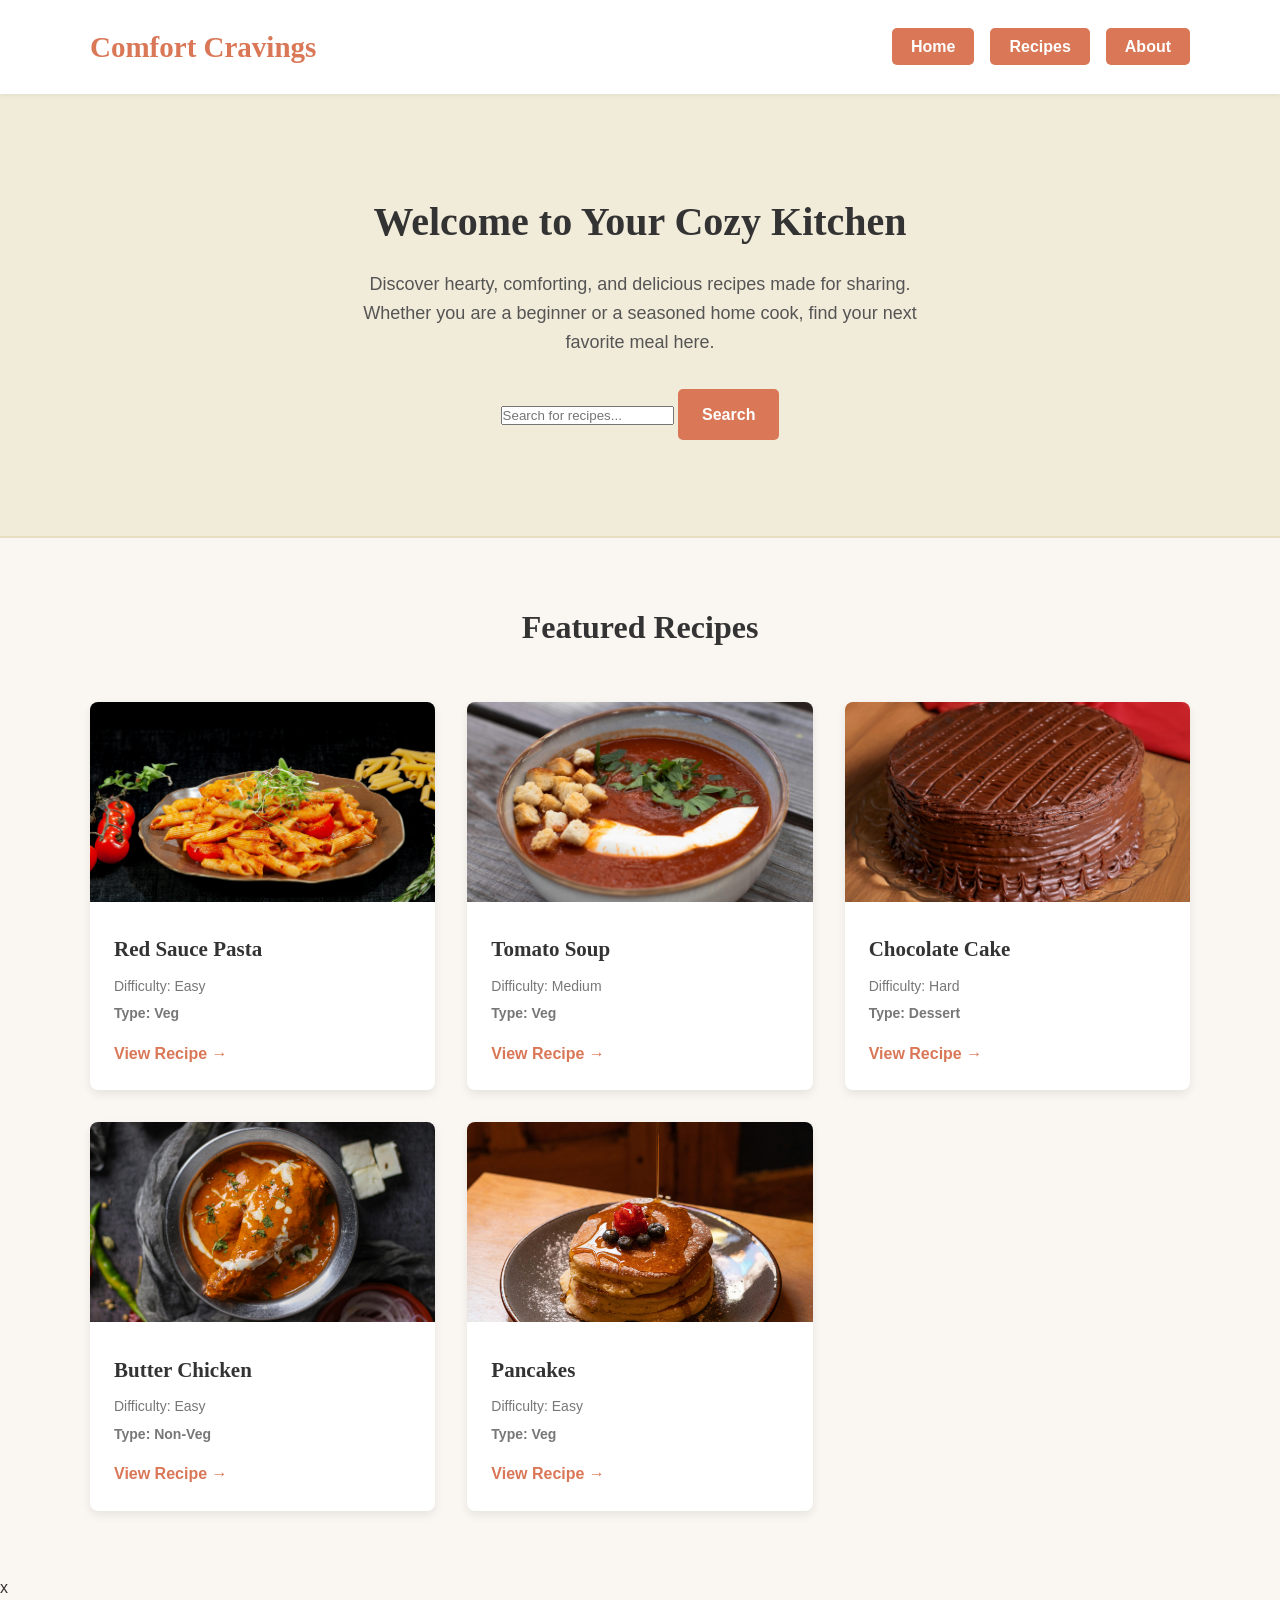
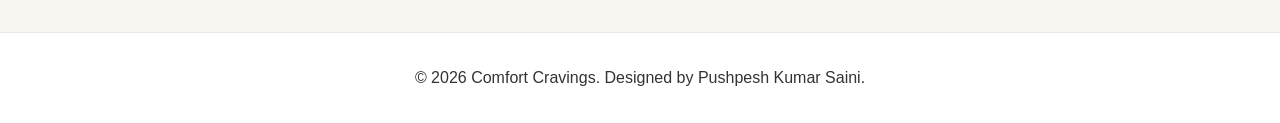
<file: index.html>
<!DOCTYPE html>
<html lang="en">
<head>
    <meta charset="UTF-8">
    <meta name="viewport" content="width=device-width, initial-scale=1.0">
    <title>Comfort Cravings | Delicious Recipes</title>
    <link rel="stylesheet" href="css/style.css">
</head>
<body>

    <header class="site-header">
        <div class="container nav-container">
            <h1 class="logo">Comfort Cravings</h1>
            <nav class="main-nav">
                <ul>
                    <li><a href="index.html">Home</a></li>
                    <li><a href="index.html#featured">Recipes</a></li>
                    <li><a href="about.html">About</a></li>
                </ul>
            </nav>
        </div>
    </header>

    <main>
        <section class="hero-section">
            <div class="container hero-content">
                <h2 class="animate-up">Welcome to Your Cozy Kitchen</h2>
                <p class="animate-up">Discover hearty, comforting, and delicious recipes made for sharing. Whether you are a beginner or a seasoned home cook, find your next favorite meal here.</p>
                
                <div class="search-bar animate-up">
                    <input type="text" placeholder="Search for recipes...">
                    <a href="#featured" class="btn">Search</a>
                </div>

            </div>
        </section>

        <section id="featured" class="featured-section container">
            <h3 class="section-title animate-up">Featured Recipes</h3>
            
            <div class="recipe-grid">
                
                <article class="recipe-card card-animate">
                    <img src="images/Red_sauce_pasta.png" alt="Red Sauce Pasta" class="card-img">
                    <div class="card-content">
                        <h4>Red Sauce Pasta</h4>
                        <p class="difficulty">Difficulty: Easy</p>
                        <p class="type">Type: Veg</p>
                        <a href="recipe_1.html" class="card-link">View Recipe &rarr;</a>
                    </div>
                </article>

                <article class="recipe-card card-animate">
                    <img src="images/Tomato_soup.png" alt="Tomato Soup" class="card-img">
                    <div class="card-content">
                        <h4>Tomato Soup</h4>
                        <p class="difficulty">Difficulty: Medium</p>
                        <p class="type">Type: Veg</p>
                        <a href="recipe_2.html" class="card-link">View Recipe &rarr;</a>
                    </div>
                </article>

                <article class="recipe-card card-animate">
                    <img src="images/Chocolate_cake.png" alt="Chocolate Cake" class="card-img">
                    <div class="card-content">
                        <h4>Chocolate Cake</h4>
                        <p class="difficulty">Difficulty: Hard</p>
                        <p class="type">Type: Dessert</p>
                        <a href="recipe_3.html" class="card-link">View Recipe &rarr;</a>
                    </div>
                </article>

                <article class="recipe-card card-animate">
                    <img src="images/Butter_chicken.png" alt="Butter Chicken" class="card-img">
                    <div class="card-content">
                        <h4>Butter Chicken</h4>
                        <p class="difficulty">Difficulty: Easy</p>
                        <p class="type">Type: Non-Veg</p>
                        <a href="recipe_4.html" class="card-link">View Recipe &rarr;</a>
                    </div>
                </article>

                <article class="recipe-card card-animate">
                    <img src="images/Pancakes.png" alt="Pancakes" class="card-img">
                    <div class="card-content">
                        <h4>Pancakes</h4>
                        <p class="difficulty">Difficulty: Easy</p>
                        <p class="type">Type: Veg</p>
                        <a href="recipe_5.html" class="card-link">View Recipe &rarr;</a>
                    </div>
                </article>

            </div>
        </section>
    </main>
    x
    <footer class="site-footer">
        <div class="container">
            <p>&copy; 2026 Comfort Cravings. Designed by Pushpesh Kumar Saini.</p>
        </div>
    </footer>

</body>
</html>
</file>
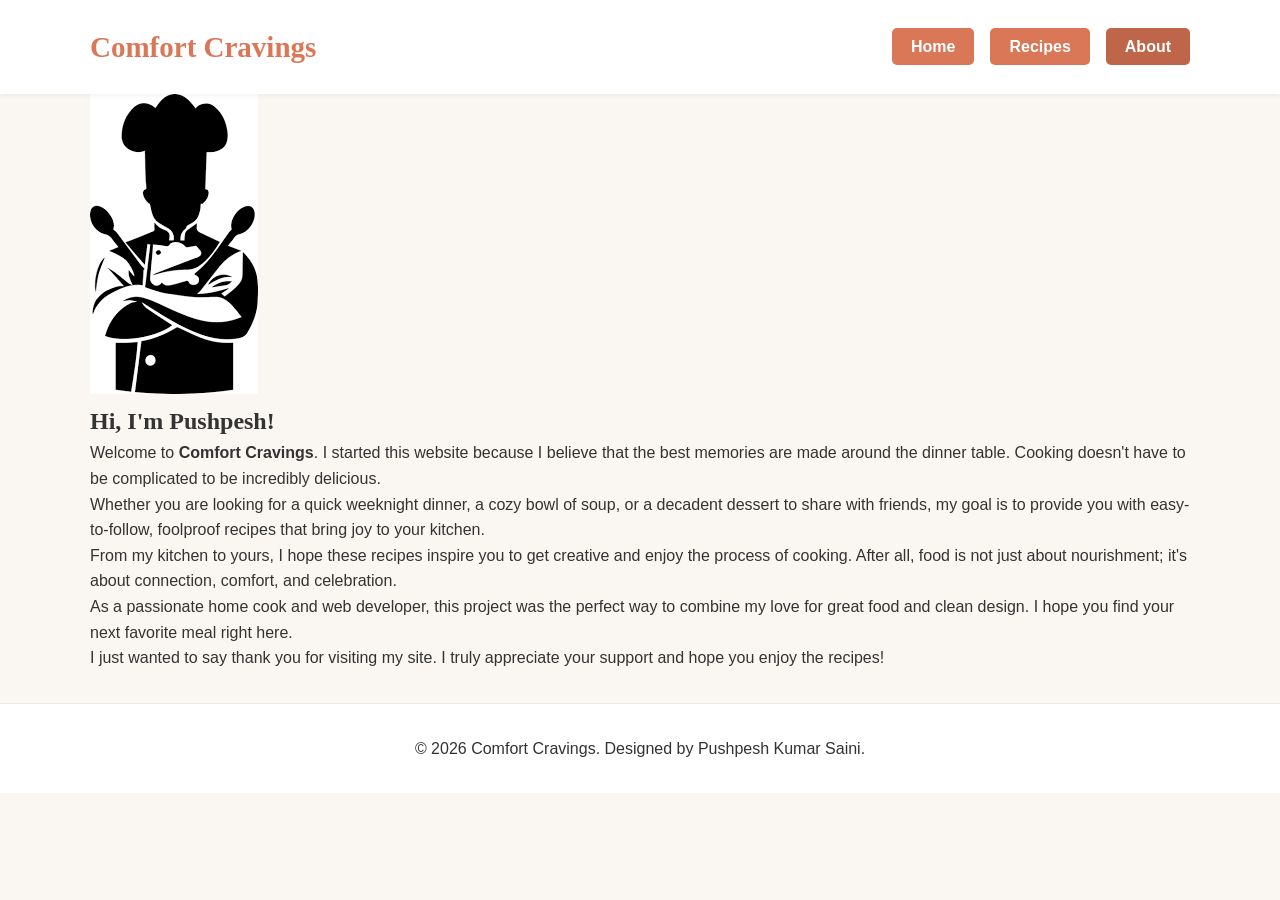
<file: about.html>
<!DOCTYPE html>
<html lang="en">
<head>
    <meta charset="UTF-8">
    <meta name="viewport" content="width=device-width, initial-scale=1.0">
    <title>About | Comfort Cravings</title>
    <link rel="stylesheet" href="css/style.css">
</head>
<body>

    <header class="site-header">
        <div class="container nav-container">
            <h1 class="logo">Comfort Cravings</h1>
            <nav class="main-nav">
                <ul>
                    <li><a href="index.html">Home</a></li>
                    <li><a href="index.html#featured">Recipes</a></li>
                    <li><a href="about.html" class="active">About</a></li>
                </ul>
            </nav>
        </div>
    </header>

    <main class="container about-page">
        <div class="about-content clearfix animate-up">
            
            <img src="images/about_pic.png" alt="Pushpesh in the Kitchen" class="passport-img">
            
            <h2>Hi, I'm Pushpesh!</h2>
            <p>Welcome to <strong>Comfort Cravings</strong>. I started this website because I believe that the best memories are made around the dinner table. Cooking doesn't have to be complicated to be incredibly delicious.</p>
            <p>Whether you are looking for a quick weeknight dinner, a cozy bowl of soup, or a decadent dessert to share with friends, my goal is to provide you with easy-to-follow, foolproof recipes that bring joy to your kitchen.</p>
            <p>From my kitchen to yours, I hope these recipes inspire you to get creative and enjoy the process of cooking. After all, food is not just about nourishment; it's about connection, comfort, and celebration.</p>
            <p>As a passionate home cook and web developer, this project was the perfect way to combine my love for great food and clean design. I hope you find your next favorite meal right here.</p>
            <p>I just wanted to say thank you for visiting my site. I truly appreciate your support and hope you enjoy the recipes!</p>
        </div>
    </main>

    <footer class="site-footer">
        <div class="container">
            <p>&copy; 2026 Comfort Cravings. Designed by Pushpesh Kumar Saini.</p>
        </div>
    </footer>

</body>
</html>
</file>
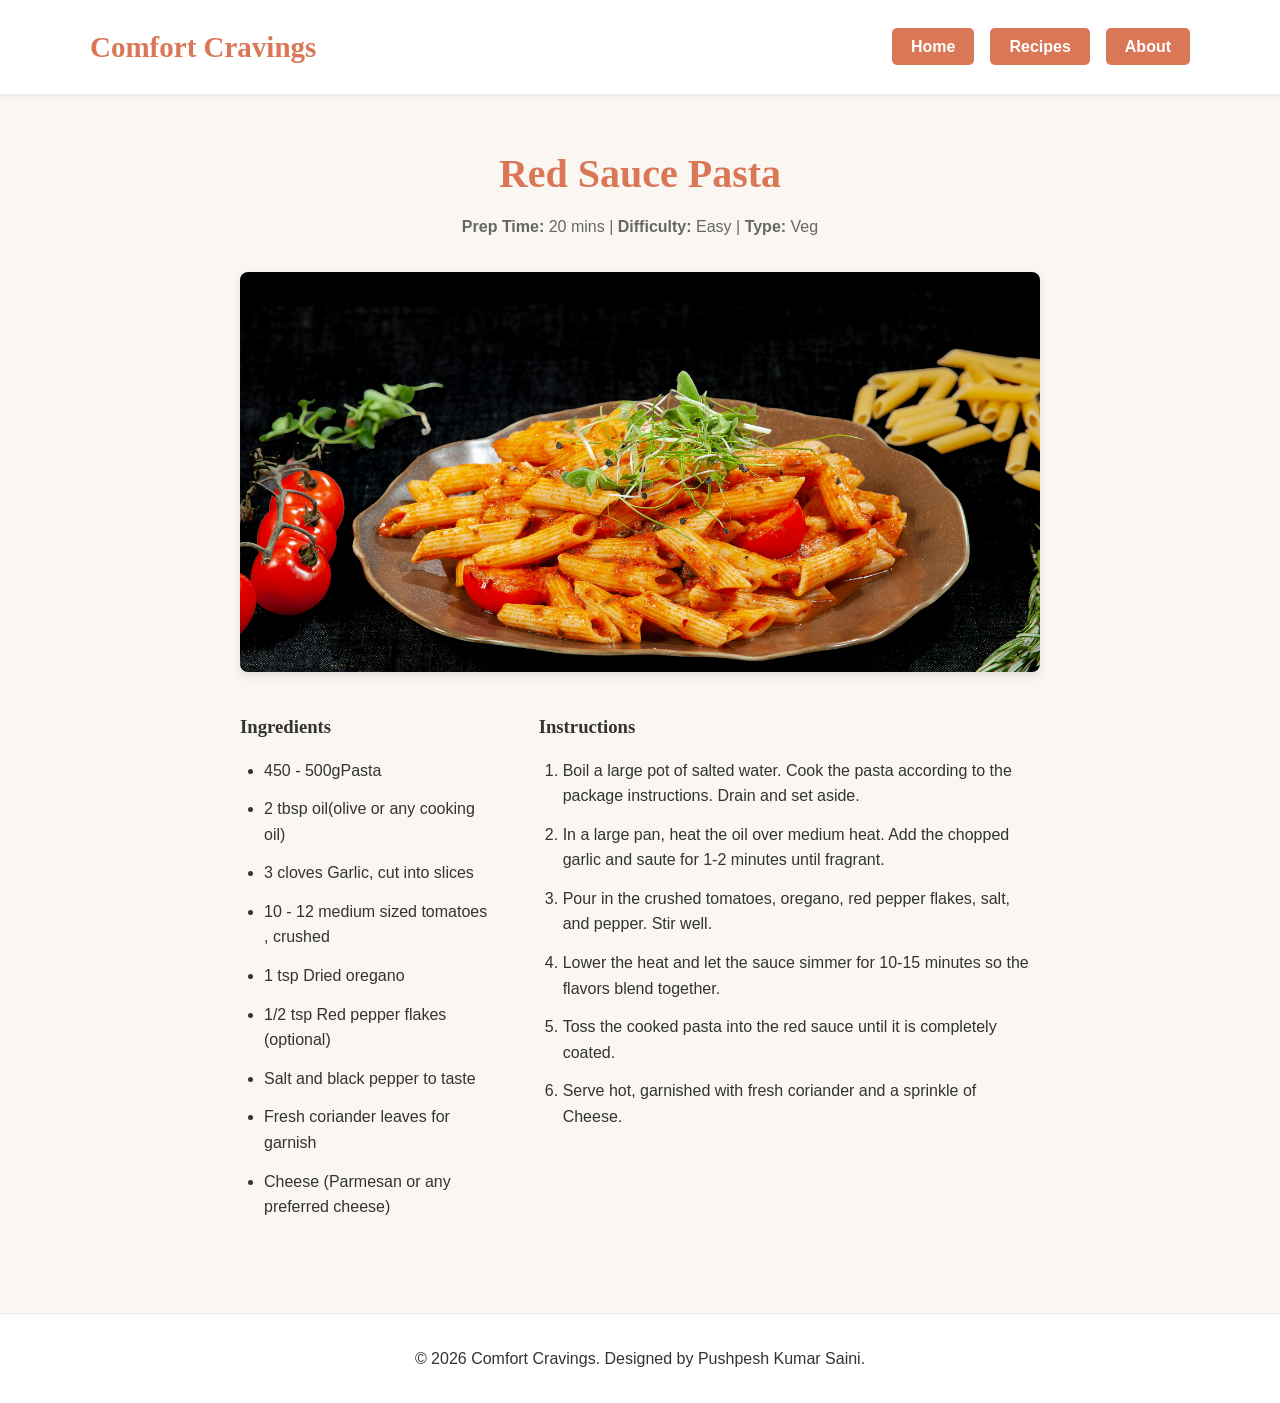
<file: recipe_1.html>
<!DOCTYPE html>
<html lang="en">
<head>
    <meta charset="UTF-8">
    <meta name="viewport" content="width=device-width, initial-scale=1.0">
    <title>Red Sauce Pasta | Comfort Cravings</title>
    <link rel="stylesheet" href="css/style.css">
</head>
<body>

    <header class="site-header">
        <div class="container nav-container">
            <h1 class="logo">Comfort Cravings</h1>
            <nav class="main-nav">
                <ul>
                    <li><a href="index.html">Home</a></li>
                    <li><a href="index.html#featured">Recipes</a></li>
                    <li><a href="about.html">About</a></li>
                </ul>
            </nav>
        </div>
    </header>

    <main class="container recipe-page">
        <h2 class="recipe-title">Red Sauce Pasta</h2>
        
        <div class="recipe-meta">
            <p><strong>Prep Time:</strong> 20 mins | <strong>Difficulty:</strong> Easy | <strong>Type:</strong> Veg</p>
        </div>

        <img src="images/Red_sauce_pasta.png" alt="Red Sauce Pasta" class="recipe-main-img">

        <div class="recipe-details">
            <section class="ingredients">
                <h3>Ingredients</h3>
                <ul>
                    <li>450 - 500gPasta</li>
                    <li>2 tbsp oil(olive or any cooking oil)</li>
                    <li>3 cloves Garlic, cut into slices</li>
                    <li>10 - 12 medium sized tomatoes , crushed</li>
                    <li>1 tsp Dried oregano</li>
                    <li>1/2 tsp Red pepper flakes (optional)</li>
                    <li>Salt and black pepper to taste</li>
                    <li>Fresh coriander leaves for garnish</li>
                    <li>Cheese (Parmesan or any preferred cheese)</li>
                </ul>
            </section>

            <section class="instructions">
                <h3>Instructions</h3>
                <ol>
                    <li>Boil a large pot of salted water. Cook the pasta according to the package instructions. Drain and set aside.</li>
                    <li>In a large pan, heat the oil over medium heat. Add the chopped garlic and saute for 1-2 minutes until fragrant.</li>
                    <li>Pour in the crushed tomatoes, oregano, red pepper flakes, salt, and pepper. Stir well.</li>
                    <li>Lower the heat and let the sauce simmer for 10-15 minutes so the flavors blend together.</li>
                    <li>Toss the cooked pasta into the red sauce until it is completely coated.</li>
                    <li>Serve hot, garnished with fresh coriander and a sprinkle of Cheese.</li>
                </ol>
            </section>
        </div>
    </main>

    <footer class="site-footer">
        <div class="container">
            <p>&copy; 2026 Comfort Cravings. Designed by Pushpesh Kumar Saini.</p>
        </div>
    </footer>

</body>
</html>
</file>
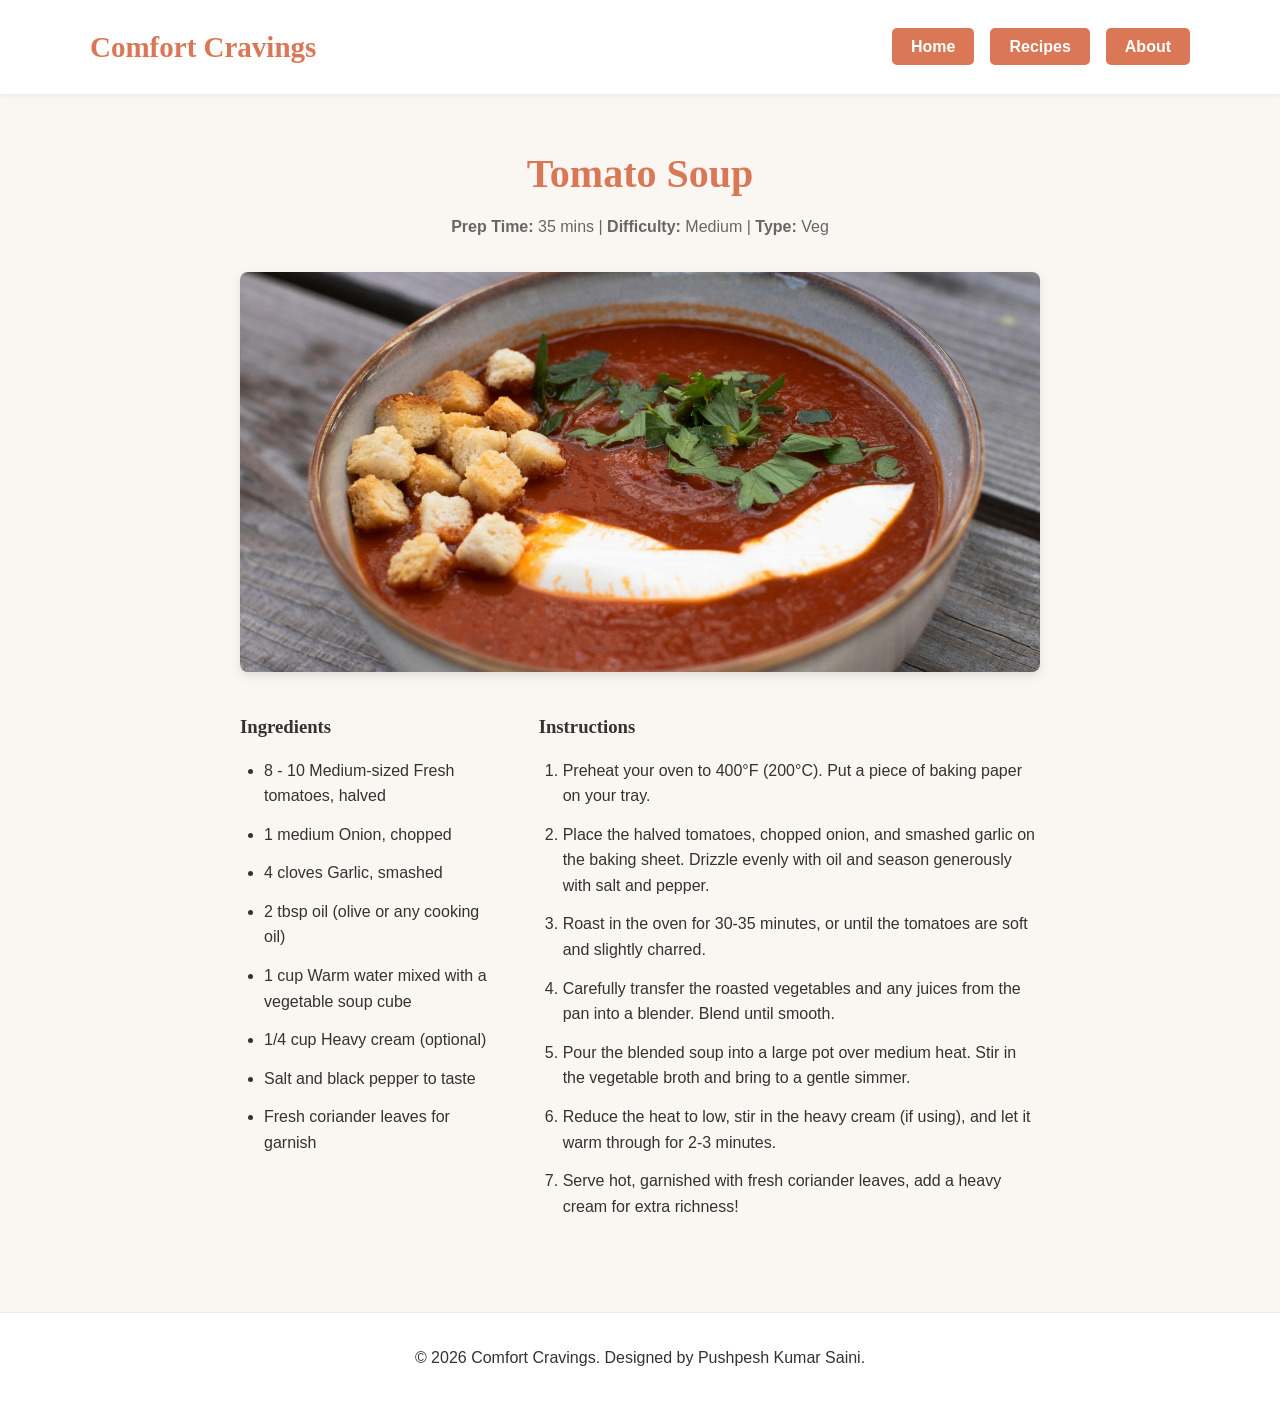
<file: recipe_2.html>
<!DOCTYPE html>
<html lang="en">
<head>
    <meta charset="UTF-8">
    <meta name="viewport" content="width=device-width, initial-scale=1.0">
    <title>Tomato Soup | Comfort Cravings</title>
    <link rel="stylesheet" href="css/style.css">
</head>
<body>

    <header class="site-header">
        <div class="container nav-container">
            <h1 class="logo">Comfort Cravings</h1>
            <nav class="main-nav">
                <ul>
                    <li><a href="index.html">Home</a></li>
                    <li><a href="index.html#featured">Recipes</a></li>
                    <li><a href="about.html">About</a></li>
                </ul>
            </nav>
        </div>
    </header>

    <main class="container recipe-page">
        <h2 class="recipe-title">Tomato Soup</h2>
        
        <div class="recipe-meta">
            <p><strong>Prep Time:</strong> 35 mins | <strong>Difficulty:</strong> Medium | <strong>Type:</strong> Veg</p>
        </div>

        <img src="images/Tomato_soup.png" alt="Tomato Soup" class="recipe-main-img">

        <div class="recipe-details">
            <section class="ingredients">
                <h3>Ingredients</h3>
                <ul>
                    <li>8 - 10  Medium-sized Fresh tomatoes, halved</li>
                    <li>1 medium Onion, chopped</li>
                    <li>4 cloves Garlic, smashed</li>
                    <li>2 tbsp oil (olive or any cooking oil)</li>
                    <li>1 cup Warm water mixed with a vegetable soup cube</li>
                    <li>1/4 cup Heavy cream (optional)</li>
                    <li>Salt and black pepper to taste</li>
                    <li>Fresh coriander leaves for garnish</li>
                </ul>
            </section>

            <section class="instructions">
                <h3>Instructions</h3>
                <ol>
                    <li>Preheat your oven to 400°F (200°C). Put a piece of baking paper on your tray.</li>
                    <li>Place the halved tomatoes, chopped onion, and smashed garlic on the baking sheet. Drizzle evenly with oil and season generously with salt and pepper.</li>
                    <li>Roast in the oven for 30-35 minutes, or until the tomatoes are soft and slightly charred.</li>
                    <li>Carefully transfer the roasted vegetables and any juices from the pan into a blender. Blend until smooth.</li>
                    <li>Pour the blended soup into a large pot over medium heat. Stir in the vegetable broth and bring to a gentle simmer.</li>
                    <li>Reduce the heat to low, stir in the heavy cream (if using), and let it warm through for 2-3 minutes.</li>
                    <li>Serve hot, garnished with fresh coriander leaves, add a heavy cream for extra richness!</li>
                </ol>
            </section>
        </div>
    </main>

    <footer class="site-footer">
        <div class="container">
            <p>&copy; 2026 Comfort Cravings. Designed by Pushpesh Kumar Saini.</p>
        </div>
    </footer>

</body>
</html>
</file>
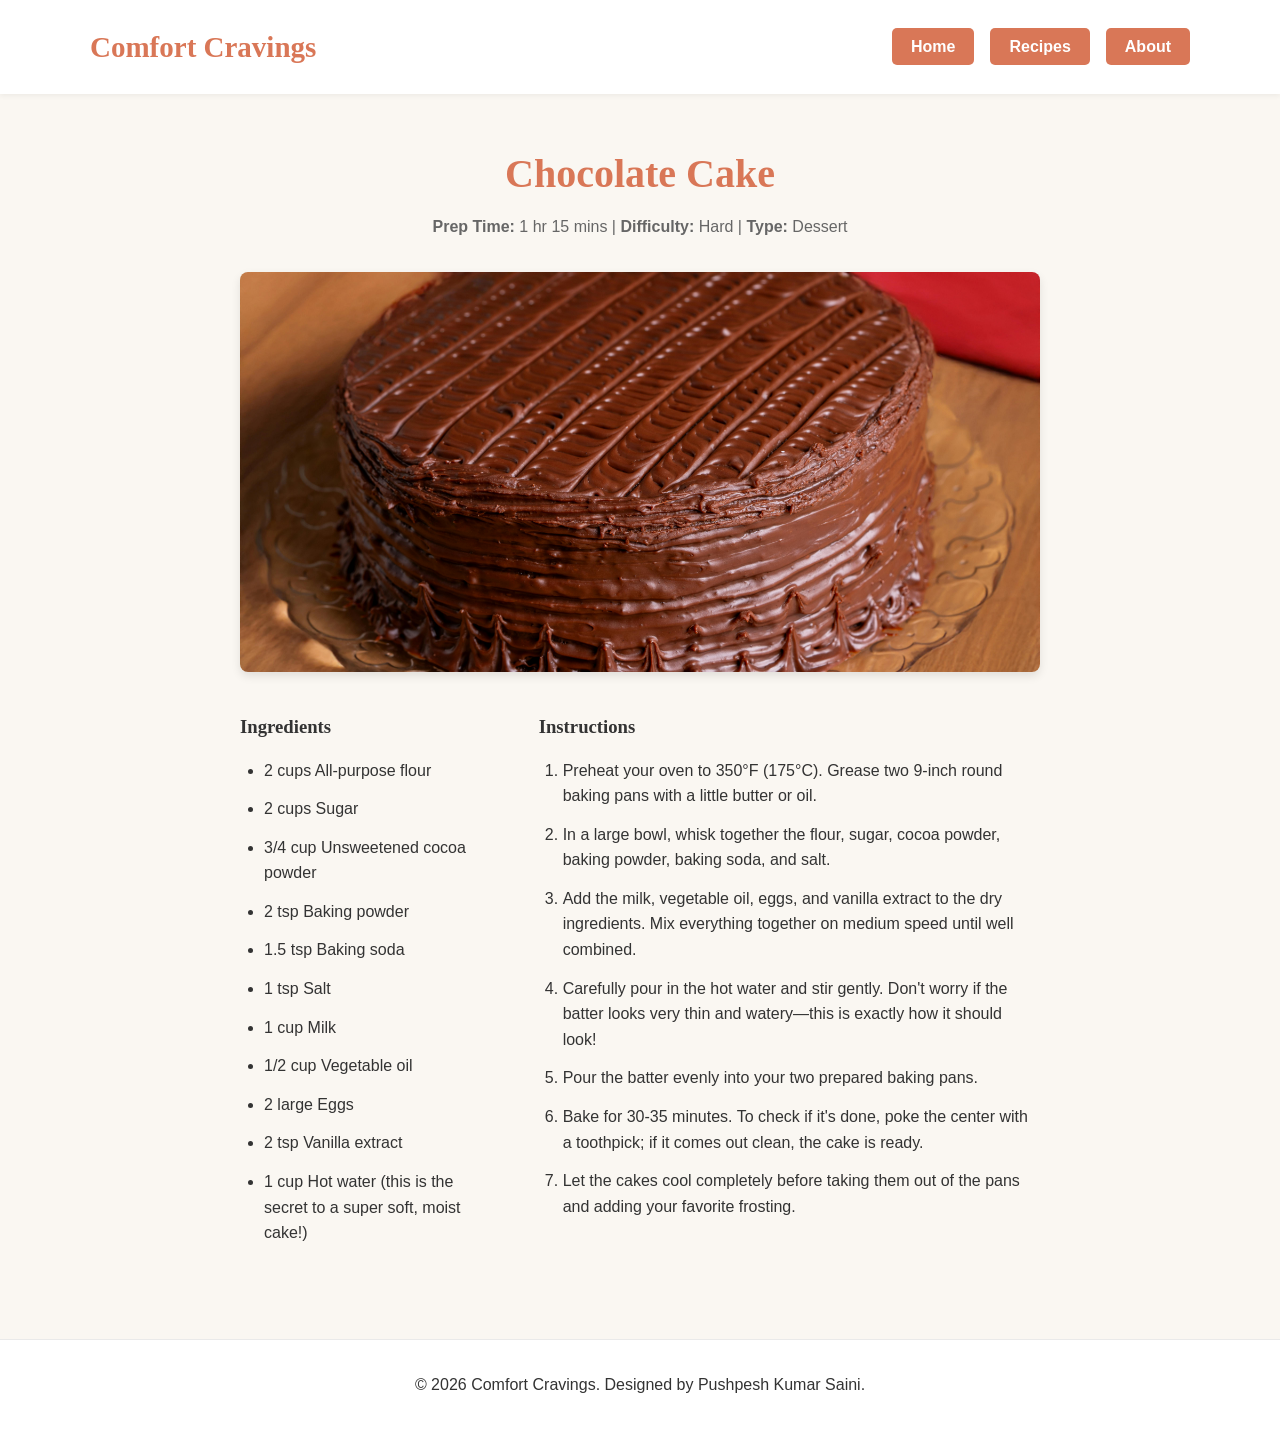
<file: recipe_3.html>
<!DOCTYPE html>
<html lang="en">
<head>
    <meta charset="UTF-8">
    <meta name="viewport" content="width=device-width, initial-scale=1.0">
    <title>Chocolate Cake | Comfort Cravings</title>
    <link rel="stylesheet" href="css/style.css">
</head>
<body>

    <header class="site-header">
        <div class="container nav-container">
            <h1 class="logo">Comfort Cravings</h1>
            <nav class="main-nav">
                <nav class="main-nav">
                <ul>
                    <li><a href="index.html">Home</a></li>
                    <li><a href="index.html#featured">Recipes</a></li>
                    <li><a href="about.html">About</a></li>
                </ul>
            </nav>
            </nav>
        </div>
    </header>

    <main class="container recipe-page">
        <h2 class="recipe-title">Chocolate Cake</h2>
        
        <div class="recipe-meta">
            <p><strong>Prep Time:</strong> 1 hr 15 mins | <strong>Difficulty:</strong> Hard | <strong>Type:</strong> Dessert</p>
        </div>

        <img src="images/Chocolate_cake.png" alt="Chocolate Cake" class="recipe-main-img">

        <div class="recipe-details">
            <section class="ingredients">
                <h3>Ingredients</h3>
                <ul>
                    <li>2 cups All-purpose flour</li>
                    <li>2 cups Sugar</li>
                    <li>3/4 cup Unsweetened cocoa powder</li>
                    <li>2 tsp Baking powder</li>
                    <li>1.5 tsp Baking soda</li>
                    <li>1 tsp Salt</li>
                    <li>1 cup Milk</li>
                    <li>1/2 cup Vegetable oil</li>
                    <li>2 large Eggs</li>
                    <li>2 tsp Vanilla extract</li>
                    <li>1 cup Hot water (this is the secret to a super soft, moist cake!)</li>
                </ul>
            </section>

            <section class="instructions">
                <h3>Instructions</h3>
                <ol>
                    <li>Preheat your oven to 350°F (175°C). Grease two 9-inch round baking pans with a little butter or oil.</li>
                    <li>In a large bowl, whisk together the flour, sugar, cocoa powder, baking powder, baking soda, and salt.</li>
                    <li>Add the milk, vegetable oil, eggs, and vanilla extract to the dry ingredients. Mix everything together on medium speed until well combined.</li>
                    <li>Carefully pour in the hot water and stir gently. Don't worry if the batter looks very thin and watery—this is exactly how it should look!</li>
                    <li>Pour the batter evenly into your two prepared baking pans.</li>
                    <li>Bake for 30-35 minutes. To check if it's done, poke the center with a toothpick; if it comes out clean, the cake is ready.</li>
                    <li>Let the cakes cool completely before taking them out of the pans and adding your favorite frosting.</li>
                </ol>
            </section>
        </div>
    </main>

    <footer class="site-footer">
        <div class="container">
            <p>&copy; 2026 Comfort Cravings. Designed by Pushpesh Kumar Saini.</p>
        </div>
    </footer>

</body>
</html>
</file>
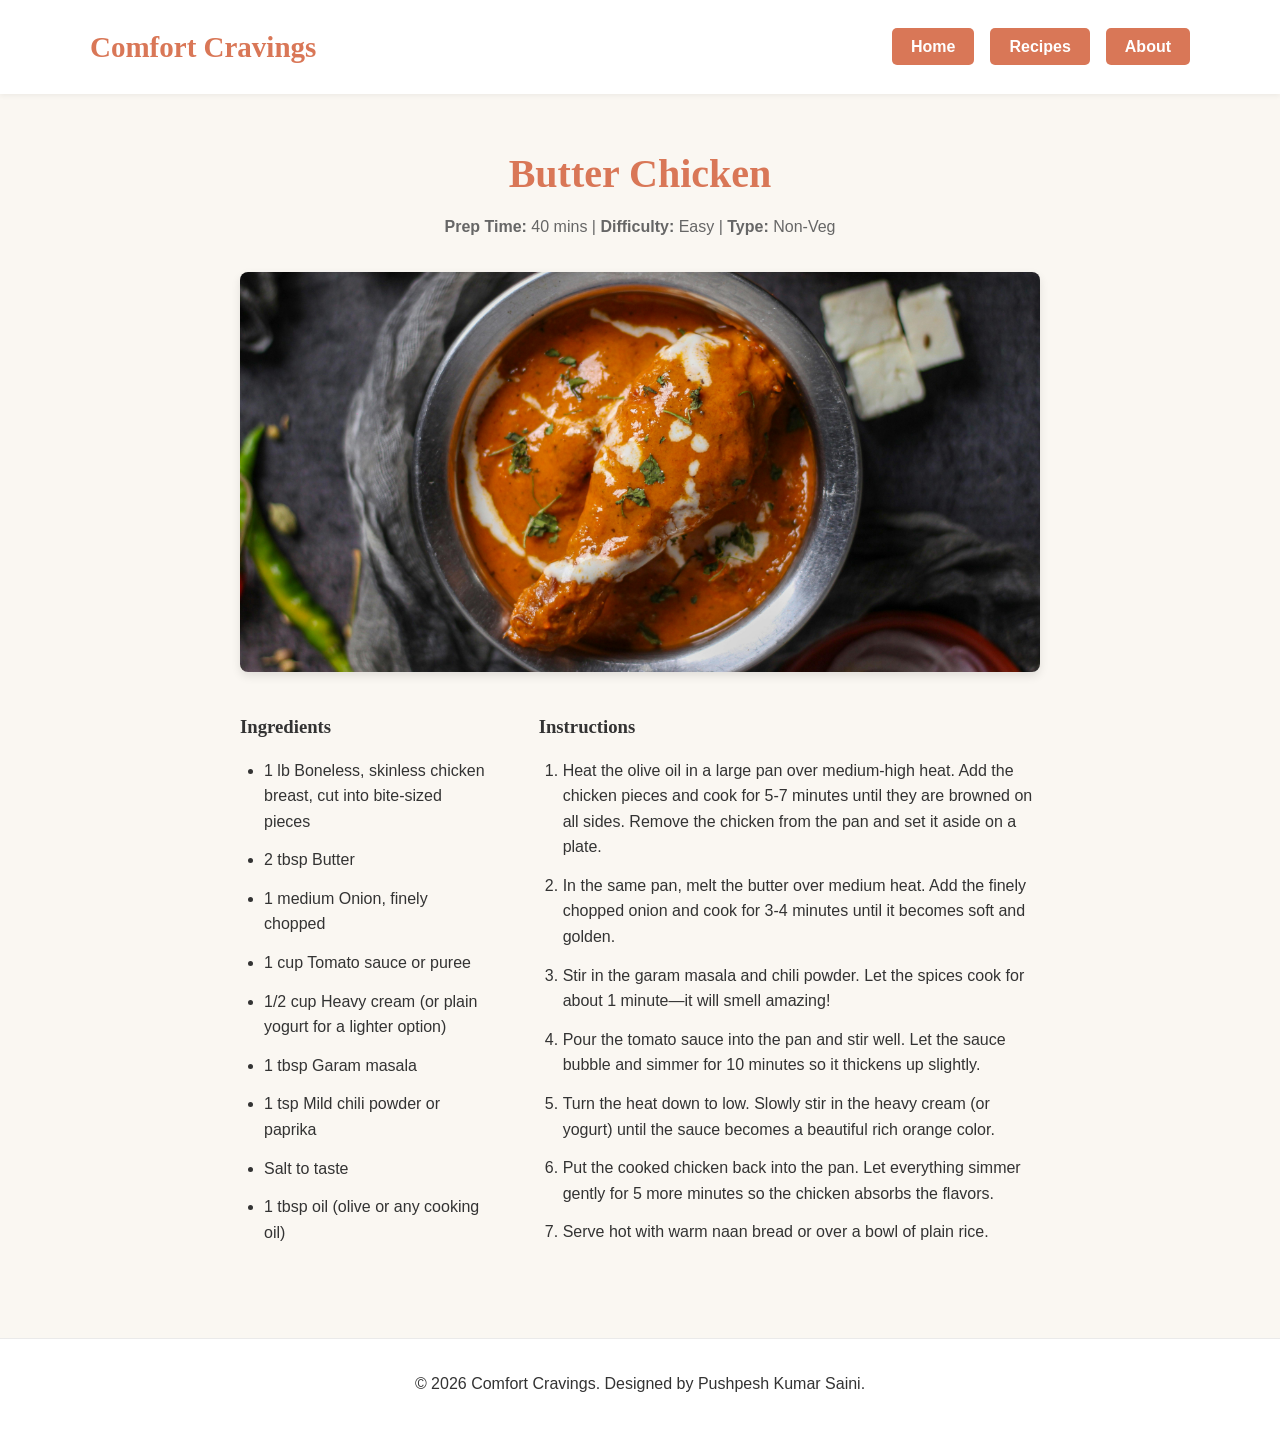
<file: recipe_4.html>
<!DOCTYPE html>
<html lang="en">
<head>
    <meta charset="UTF-8">
    <meta name="viewport" content="width=device-width, initial-scale=1.0">
    <title>Butter Chicken | Comfort Cravings</title>
    <link rel="stylesheet" href="css/style.css">
</head>
<body>

    <header class="site-header">
        <div class="container nav-container">
            <h1 class="logo">Comfort Cravings</h1>
            <nav class="main-nav">
                <ul>
                    <li><a href="index.html">Home</a></li>
                    <li><a href="index.html#featured">Recipes</a></li>
                    <li><a href="about.html">About</a></li>
                </ul>
            </nav>
        </div>
    </header>

    <main class="container recipe-page">
        <h2 class="recipe-title">Butter Chicken</h2>
        
        <div class="recipe-meta">
            <p><strong>Prep Time:</strong> 40 mins | <strong>Difficulty:</strong> Easy | <strong>Type:</strong> Non-Veg</p>
        </div>

        <img src="images/Butter_chicken.png" alt="Butter Chicken" class="recipe-main-img">

        <div class="recipe-details">
            <section class="ingredients">
                <h3>Ingredients</h3>
                <ul>
                    <li>1 lb Boneless, skinless chicken breast, cut into bite-sized pieces</li>
                    <li>2 tbsp Butter</li>
                    <li>1 medium Onion, finely chopped</li>
                    <li>1 cup Tomato sauce or puree</li>
                    <li>1/2 cup Heavy cream (or plain yogurt for a lighter option)</li>
                    <li>1 tbsp Garam masala </li>
                    <li>1 tsp Mild chili powder or paprika</li>
                    <li>Salt to taste</li>
                    <li>1 tbsp oil (olive or any cooking oil)</li>
                </ul>
            </section>

            <section class="instructions">
                <h3>Instructions</h3>
                <ol>
                    <li>Heat the olive oil in a large pan over medium-high heat. Add the chicken pieces and cook for 5-7 minutes until they are browned on all sides. Remove the chicken from the pan and set it aside on a plate.</li>
                    <li>In the same pan, melt the butter over medium heat. Add the finely chopped onion and cook for 3-4 minutes until it becomes soft and golden.</li>
                    <li>Stir in the garam masala and chili powder. Let the spices cook for about 1 minute—it will smell amazing!</li>
                    <li>Pour the tomato sauce into the pan and stir well. Let the sauce bubble and simmer for 10 minutes so it thickens up slightly.</li>
                    <li>Turn the heat down to low. Slowly stir in the heavy cream (or yogurt) until the sauce becomes a beautiful rich orange color.</li>
                    <li>Put the cooked chicken back into the pan. Let everything simmer gently for 5 more minutes so the chicken absorbs the flavors.</li>
                    <li>Serve hot with warm naan bread or over a bowl of plain rice.</li>
                </ol>
            </section>
        </div>
    </main>

    <footer class="site-footer">
        <div class="container">
            <p>&copy; 2026 Comfort Cravings. Designed by Pushpesh Kumar Saini.</p>
        </div>
    </footer>

</body>
</html>
</file>
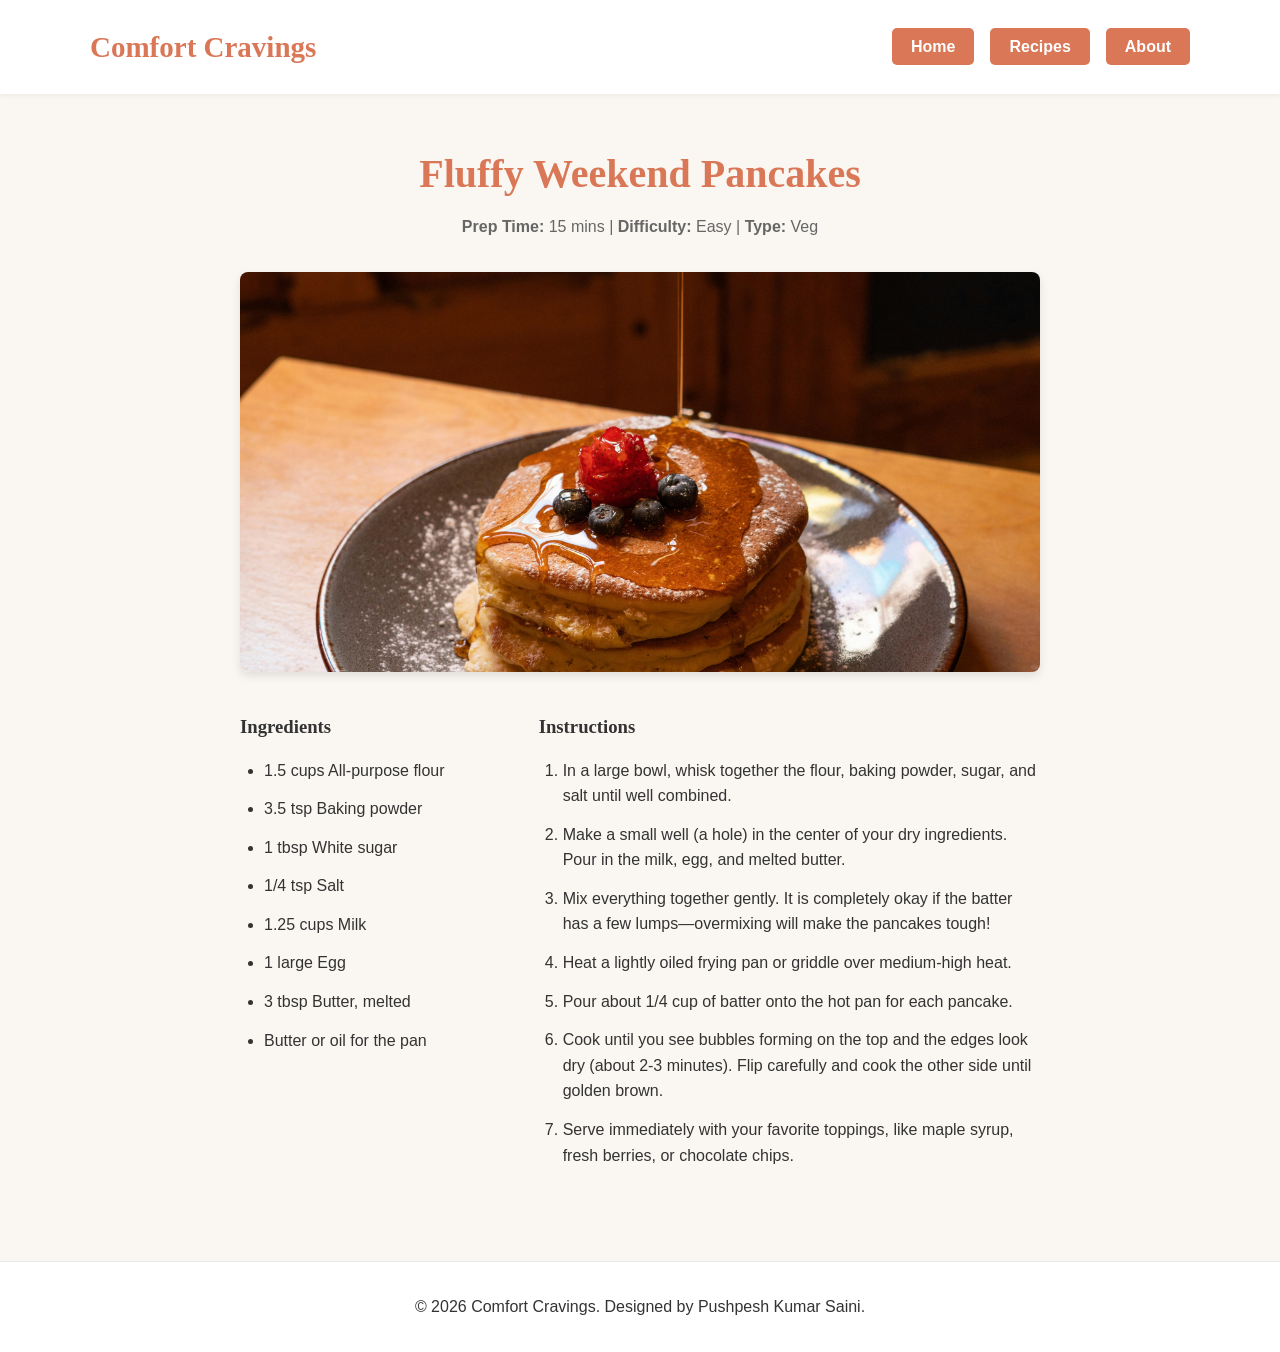
<file: recipe_5.html>
<!DOCTYPE html>
<html lang="en">
<head>
    <meta charset="UTF-8">
    <meta name="viewport" content="width=device-width, initial-scale=1.0">
    <title>Pancakes | Comfort Cravings</title>
    <link rel="stylesheet" href="css/style.css">
</head>
<body>

    <header class="site-header">
        <div class="container nav-container">
            <h1 class="logo">Comfort Cravings</h1>
            <nav class="main-nav">
                <ul>
                    <li><a href="index.html">Home</a></li>
                    <li><a href="index.html#featured">Recipes</a></li>
                    <li><a href="about.html">About</a></li>
                </ul>
            </nav>
        </div>
    </header>

    <main class="container recipe-page">
        <h2 class="recipe-title">Fluffy Weekend Pancakes</h2>
        
        <div class="recipe-meta">
            <p><strong>Prep Time:</strong> 15 mins | <strong>Difficulty:</strong> Easy | <strong>Type:</strong> Veg</p>
        </div>

        <img src="images/Pancakes.png" alt="Stack of Pancakes" class="recipe-main-img">

        <div class="recipe-details">
            <section class="ingredients">
                <h3>Ingredients</h3>
                <ul>
                    <li>1.5 cups All-purpose flour</li>
                    <li>3.5 tsp Baking powder</li>
                    <li>1 tbsp White sugar</li>
                    <li>1/4 tsp Salt</li>
                    <li>1.25 cups Milk</li>
                    <li>1 large Egg</li>
                    <li>3 tbsp Butter, melted</li>
                    <li>Butter or oil for the pan</li>
                </ul>
            </section>

            <section class="instructions">
                <h3>Instructions</h3>
                <ol>
                    <li>In a large bowl, whisk together the flour, baking powder, sugar, and salt until well combined.</li>
                    <li>Make a small well (a hole) in the center of your dry ingredients. Pour in the milk, egg, and melted butter.</li>
                    <li>Mix everything together gently. It is completely okay if the batter has a few lumps—overmixing will make the pancakes tough!</li>
                    <li>Heat a lightly oiled frying pan or griddle over medium-high heat.</li>
                    <li>Pour about 1/4 cup of batter onto the hot pan for each pancake.</li>
                    <li>Cook until you see bubbles forming on the top and the edges look dry (about 2-3 minutes). Flip carefully and cook the other side until golden brown.</li>
                    <li>Serve immediately with your favorite toppings, like maple syrup, fresh berries, or chocolate chips.</li>
                </ol>
            </section>
        </div>
    </main>

    <footer class="site-footer">
        <div class="container">
            <p>&copy; 2026 Comfort Cravings. Designed by Pushpesh Kumar Saini.</p>
        </div>
    </footer>

</body>
</html>
</file>
<file: css/style.css>
:root {
    --bg-color: #faf7f2; 
    --text-color: #333333; 
    --accent-color: #d97757; 
    --accent-hover: #bf6549;
    --card-bg: #ffffff;
    --font-heading: 'Lora', serif; 
    --font-body: 'Open Sans', sans-serif; 
    --font-heading: Georgia, serif; 
    --font-body: Arial, sans-serif; 
}


* {
    margin: 0;
    padding: 0;
    box-sizing: border-box; 
}

body {
    font-family: var(--font-body);
    background-color: var(--bg-color);
    color: var(--text-color);
    line-height: 1.6;
}

.container {
    width: 90%;
    max-width: 1100px;
    margin: 0 auto; 
}

h1, h2, h3, h4 {
    font-family: var(--font-heading);
    font-weight: 600;
}

.site-header {
    background-color: var(--card-bg);
    box-shadow: 0 2px 5px rgba(0,0,0,0.05);
    padding: 24px 0;
    position: sticky;
    top: 0;
    z-index: 100;
}

.nav-container {
    display: flex; 
    justify-content: space-between;
    align-items: center;
}

.logo {
    color: var(--accent-color);
    font-size: 29px;
}

.main-nav ul {
    list-style: none;
    display: flex;
    gap: 16px;
    margin: 0;
    padding: 0;
}

.main-nav a {
    text-decoration: none;
    color: white;
    background-color: var(--accent-color);
    padding: 10px 19px;
    border-radius: 5px;
    font-weight: 600;
    transition: background-color 0.3s ease, transform 0.2s ease; 
}

.main-nav a:hover, .main-nav a.active {
    background-color: var(--accent-hover);
    color: white;
    transform: translateY(-2px);
}

.hero-section {
    text-align: center;
    padding: 96px 16px;
    background-color: #f1ebd9;
    border-bottom: 2px solid #e8dec2;
}

.hero-content h2 {
    font-size: 40px;
    margin-bottom: 16px;
    color: var(--text-color);
}

.hero-content p {
    max-width: 600px;
    margin: 0 auto 32px auto;
    font-size: 18px;
    color: #555;
}

.btn {
    display: inline-block;
    background-color: var(--accent-color);
    color: white;
    padding: 13px 24px;
    text-decoration: none;
    border-radius: 5px;
    font-weight: bold;
    transition: background-color 0.3s ease;
}

.btn:hover {
    background-color: var(--accent-hover); 
}

.featured-section {
    padding: 64px 0;
}

.section-title {
    text-align: center;
    font-size: 32px;
    margin-bottom: 48px;
}

.recipe-grid {
    display: grid; 
    grid-template-columns: repeat(auto-fit, minmax(300px, 1fr));
    gap: 32px;
}

.recipe-card {
    background-color: var(--card-bg);
    border-radius: 8px;
    overflow: hidden;
    box-shadow: 0 4px 10px rgba(0,0,0,0.08); 
    transition: transform 0.3s ease, box-shadow 0.3s ease;
}

.recipe-card:hover {
    transform: translateY(-5px); 
    box-shadow: 0 8px 20px rgba(0,0,0,0.12);
}

.card-img {
    width: 100%;
    height: 200px;
    object-fit: cover;
}

.card-content {
    padding: 24px; 
}

.card-content h4 {
    font-size: 21px;
    margin-bottom: 8px;
}

.difficulty, .type {
    font-size: 14px;
    color: #777;
    margin-bottom: 5px; 
}

.type {
    margin-bottom: 16px; 
    font-weight: 600; 
}

.card-link {
    text-decoration: none;
    color: var(--accent-color);
    font-weight: 600;
}

.card-link:hover {
    text-decoration: underline;
}

.site-footer {
    background-color: var(--card-bg);
    text-align: center;
    padding: 32px 0;
    margin-top: 32px;
    border-top: 1px solid #eaeaea;
}

.recipe-page { 
    padding: 48px 0; 
    max-width: 800px; 
}
.recipe-title { 
    font-size: 40px; 
    margin-bottom: 8px; 
    text-align: center; 
    color: var(--accent-color); 
}
.recipe-meta { 
    text-align: center; 
    color: #666; 
    margin-bottom: 32px; 
}
.recipe-main-img { 
    width: 100%; 
    height: 400px; 
    object-fit: cover; 
    border-radius: 8px; 
    margin-bottom: 32px; 
    box-shadow: 0 4px 10px rgba(0,0,0,0.1); 
}
.recipe-details { 
    display: grid; 
    grid-template-columns: 1fr 2fr; 
    gap: 48px; 
}
.ingredients ul, .instructions ol { 
    margin-left: 24px; 
    margin-top: 16px; 
}
.ingredients li, .instructions li { 
    margin-bottom: 13px; 
}

@media (max-width: 768px) {
    .nav-container {
        flex-direction: column;
        gap: 16px;
    }
    
    .hero-content h2 {
        font-size: 40px;
    }

    .recipe-details { 
        grid-template-columns: 1fr; 
        gap: 24px; 
    }

.search-bar {
    display: flex;
    justify-content: center;
    align-items: center;
    gap: 10px;
    margin-top: 32px;
}

.search-bar input {
    padding: 13px 16px;
    border: 2px solid #ccc;
    border-radius: 5px;
    font-size: 16px;
    font-family: var(--font-body);
    outline: none;
}
.about-page {
    padding: 80px 0;
}

.about-content {
    max-width: 800px;
    margin: 0 auto;
}

.passport-img { 
    float: left;
    width: 150px;
    height: 200px;
    object-fit: cover;
    border-radius: 8px;
    box-shadow: 0 4px 15px rgba(0,0,0,0.1);
    margin-right: 32px;
    margin-bottom: 16px;
}

.about-content h2 {
    color: var(--accent-color);
    font-size: 40px;
    margin-bottom: 16px;
    margin-top: 0;
}

.about-content p {
    font-size: 18px;
    color: #555;
    line-height: 1.8;
    margin-bottom: 24px;
}

.clearfix::after {
    content: "";
    clear: both;
    display: table;
}}
</file>
